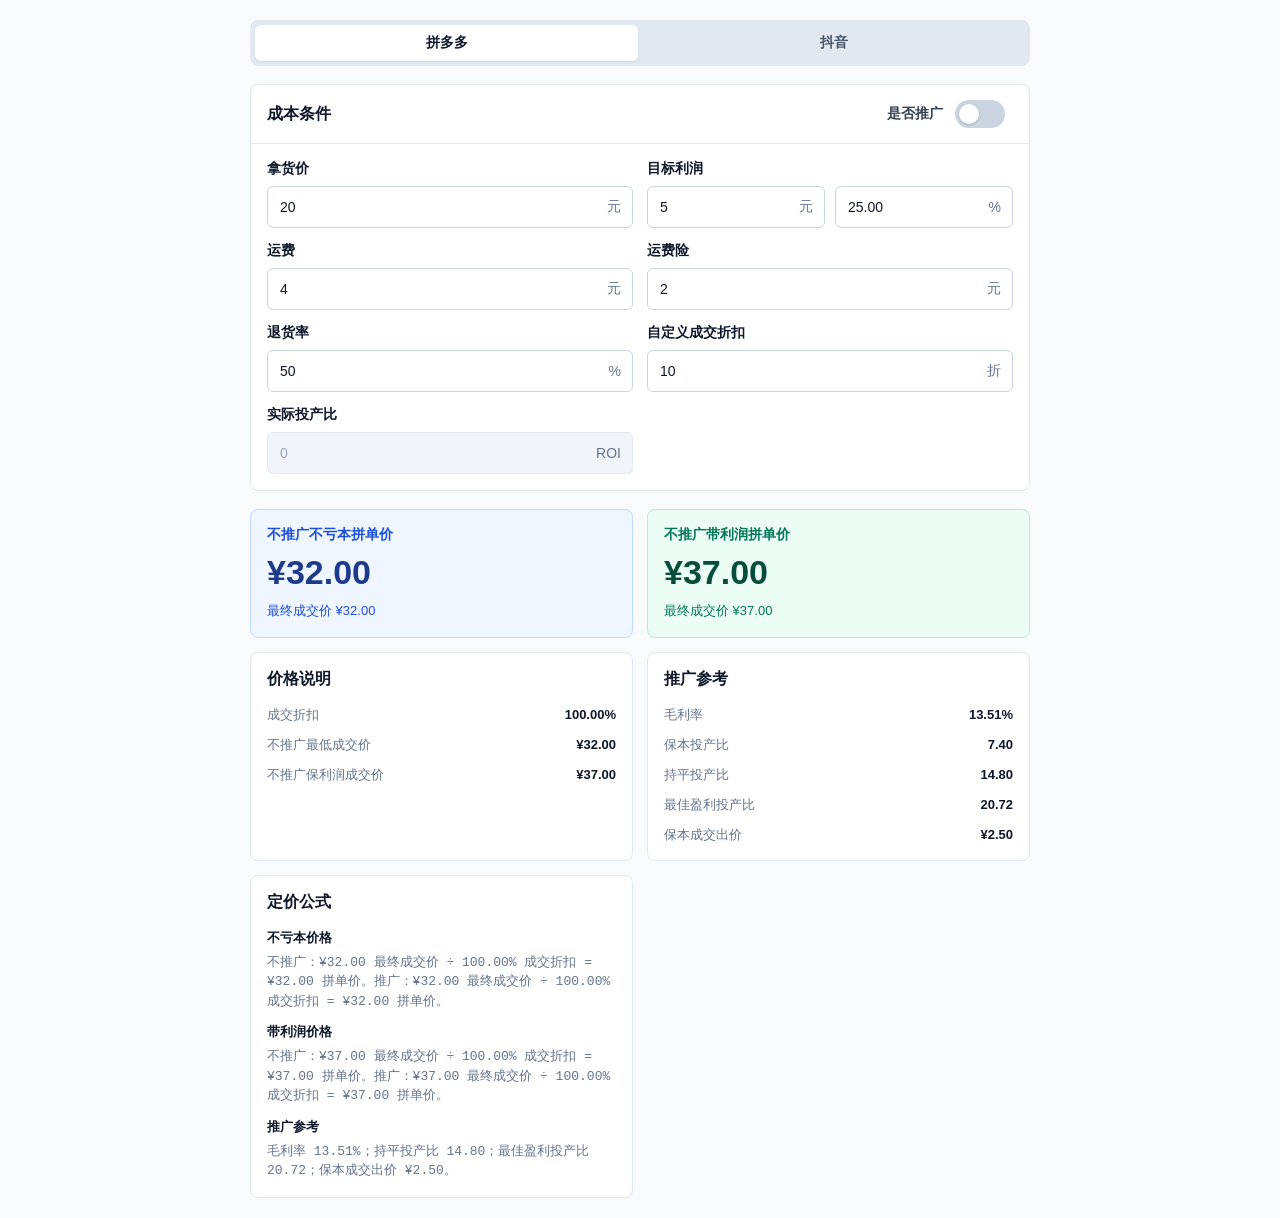
<file: index.html>
<!doctype html>
<html lang="zh-CN">
<head>
  <meta charset="UTF-8" />
  <meta name="viewport" content="width=device-width, initial-scale=1.0" />
  <title>价格计算器</title>
  <style>
* {
  box-sizing: border-box;
}

body {
  min-width: 320px;
  min-height: 100vh;
  margin: 0;
  background: #f8fafc;
  color: #0f172a;
  font-family: -apple-system, BlinkMacSystemFont, "Segoe UI", "Microsoft YaHei", sans-serif;
  -webkit-font-smoothing: antialiased;
}

.html-page .app-shell {
  max-width: 820px;
  margin: 0 auto;
}

button,
input {
  font: inherit;
}

.app-shell {
  display: flex;
  width: 100%;
  min-height: 100vh;
  flex-direction: column;
  gap: 16px;
  padding: 16px;
}

.logic-tabs {
  display: grid;
  grid-template-columns: repeat(2, minmax(0, 1fr));
  gap: 4px;
  border: 1px solid #e2e8f0;
  border-radius: 8px;
  background: #e2e8f0;
  padding: 4px;
}

.logic-tab {
  min-height: 36px;
  border: 0;
  border-radius: 6px;
  background: transparent;
  color: #475569;
  cursor: pointer;
  font-size: 14px;
  font-weight: 650;
}

.logic-tab.active {
  background: #fff;
  color: #0f172a;
  box-shadow: 0 1px 2px rgba(15, 23, 42, 0.08);
}

.panel {
  border: 1px solid #e2e8f0;
  border-radius: 8px;
  background: #fff;
}

.panel-heading {
  display: flex;
  align-items: center;
  justify-content: space-between;
  gap: 14px;
  border-bottom: 1px solid #e2e8f0;
  padding: 8px 16px;
}

.panel h2,
.panel-heading h2 {
  margin: 0;
  font-size: 16px;
  font-weight: 650;
}

.switch-row {
  display: flex;
  align-items: center;
  justify-content: flex-end;
  flex: 0 0 auto;
  gap: 12px;
  color: #334155;
  font-size: 14px;
  font-weight: 600;
}

.form-grid {
  display: grid;
  grid-template-columns: 1fr;
  gap: 14px;
  padding: 16px;
}

.field-wrap {
  display: grid;
  gap: 8px;
  font-size: 14px;
  font-weight: 600;
}

.field-header {
  display: flex;
  align-items: center;
  justify-content: space-between;
  gap: 8px;
}

.profit-input-grid {
  display: grid;
  grid-template-columns: repeat(2, minmax(0, 1fr));
  gap: 10px;
}

.input-box {
  position: relative;
  display: block;
}

.input-box strong {
  position: absolute;
  top: 50%;
  right: 12px;
  color: #64748b;
  font-weight: 400;
  transform: translateY(-50%);
}

.input-box input {
  width: 100%;
  height: 42px;
  border: 1px solid #cbd5e1;
  border-radius: 6px;
  background: #fff;
  padding: 0 38px 0 12px;
  color: #0f172a;
  font-size: 14px;
  font-weight: 400;
  outline: none;
  text-align: left;
  transition: border-color 0.15s ease, box-shadow 0.15s ease;
}

.input-box input:focus {
  border-color: #0f172a;
  box-shadow: 0 0 0 3px rgba(15, 23, 42, 0.08);
}

.input-box input:disabled {
  border-color: #e2e8f0;
  background: #f1f5f9;
  color: #94a3b8;
  cursor: not-allowed;
}

.switch {
  position: relative;
  display: inline-flex;
  width: 58px;
  height: 42px;
  flex: 0 0 auto;
  align-items: center;
  cursor: pointer;
}

.switch input {
  position: absolute;
  inset: 0;
  z-index: 1;
  margin: 0;
  cursor: pointer;
  opacity: 0;
}

.switch span {
  position: relative;
  width: 50px;
  height: 28px;
  border-radius: 999px;
  background: #cbd5e1;
  pointer-events: none;
  transition: background 0.15s ease;
}

.switch span::after {
  position: absolute;
  top: 4px;
  left: 4px;
  width: 20px;
  height: 20px;
  border-radius: 999px;
  background: #fff;
  box-shadow: 0 1px 3px rgba(15, 23, 42, 0.2);
  content: "";
  transition: transform 0.15s ease;
}

.switch input:checked + span {
  background: #0f172a;
}

.switch input:checked + span::after {
  transform: translateX(22px);
}

.promotion-notice {
  display: flex;
  min-height: 42px;
  align-items: center;
  border: 1px solid #fde68a;
  border-radius: 6px;
  background: #fffbeb;
  padding: 10px 12px;
  color: #92400e;
  font-size: 13px;
  line-height: 1.45;
}

.hidden {
  display: none;
}

.logic-panel.hidden {
  display: none;
}

.platform-panel.hidden,
.promotion-only.hidden {
  display: none;
}

.results-section {
  display: grid;
  gap: 14px;
  min-width: 0;
}

.result-grid,
.details-grid {
  display: grid;
  grid-template-columns: 1fr;
  gap: 14px;
}

.result-card {
  border: 1px solid #e2e8f0;
  border-radius: 8px;
  background: #fff;
  padding: 16px;
}

.result-card-profit {
  border-color: #a7f3d0;
  background: #ecfdf5;
}

.result-card-even {
  border-color: #bfdbfe;
  background: #eff6ff;
}

.result-label {
  margin: 0;
  color: #047857;
  font-size: 14px;
  font-weight: 600;
}

.result-card-even .result-label,
.result-card-even .result-hint {
  color: #1d4ed8;
}

.result-card-profit .result-value {
  color: #064e3b;
}

.result-card-even .result-value {
  color: #1e3a8a;
}

.muted {
  color: #64748b;
}

.result-value {
  margin: 10px 0 0;
  color: #0f172a;
  font-size: 34px;
  font-weight: 650;
  letter-spacing: 0;
  line-height: 1.1;
}

.result-hint {
  margin: 10px 0 0;
  color: #047857;
  font-size: 13px;
  line-height: 1.5;
}

.detail-panel {
  padding: 16px;
}

.line-list,
.formula-list {
  display: grid;
  gap: 12px;
  margin-top: 16px;
  font-size: 13px;
}

.line-row {
  display: flex;
  align-items: center;
  justify-content: space-between;
  gap: 14px;
  color: #64748b;
}

.line-row strong {
  color: #0f172a;
  font-weight: 650;
  white-space: nowrap;
}

.formula-title {
  margin: 0;
  font-weight: 600;
}

.formula-text {
  margin: 6px 0 0;
  overflow-wrap: anywhere;
  color: #64748b;
  font-family: ui-monospace, SFMono-Regular, Menlo, Consolas, monospace;
  line-height: 1.5;
}

@media (min-width: 560px) {
  .app-shell {
    gap: 18px;
    padding: 20px;
  }

  .form-grid,
  .result-grid,
  .details-grid {
    grid-template-columns: repeat(2, minmax(0, 1fr));
  }

  .promotion-notice {
    align-self: end;
  }
}

</style>
</head>
<body class="html-page">
  <main class="app-shell">
    <nav class="logic-tabs" aria-label="平台">
      <button id="pddPlatformTab" class="logic-tab active" type="button" data-platform="pdd">拼多多</button>
      <button id="douyinPlatformTab" class="logic-tab" type="button" data-platform="douyin">抖音</button>
    </nav>

    <section class="panel">
      <div class="panel-heading">
        <div>
          <h2>成本条件</h2>
        </div>
        <div class="switch-row">
          <span>是否推广</span>
          <label class="switch" aria-label="是否推广">
            <input id="promotionSwitch" type="checkbox" />
            <span></span>
          </label>
        </div>
      </div>

      <div class="form-grid">
        <label class="field-wrap">
          <span>拿货价</span>
          <span class="input-box">
            <input id="purchaseCost" min="0" step="0.1" type="number" />
            <strong>元</strong>
          </span>
        </label>

        <label class="field-wrap">
          <span>目标利润</span>
          <span class="profit-input-grid">
            <span class="input-box">
              <input id="fixedTargetProfit" aria-label="固定利润" min="0" step="0.1" type="number" />
              <strong>元</strong>
            </span>
            <span class="input-box">
              <input id="percentTargetProfit" aria-label="百分比利润" min="0" step="1" type="number" />
              <strong>%</strong>
            </span>
          </span>
        </label>

        <label class="field-wrap">
          <span>运费</span>
          <span class="input-box">
            <input id="shippingFee" min="0" step="0.1" type="number" />
            <strong>元</strong>
          </span>
        </label>

        <label class="field-wrap">
          <span>运费险</span>
          <span class="input-box">
            <input id="freightInsurance" min="0" step="0.1" type="number" />
            <strong>元</strong>
          </span>
        </label>

        <label class="field-wrap">
          <span>退货率</span>
          <span class="input-box">
            <input id="returnRate" min="0" max="99" step="1" type="number" />
            <strong>%</strong>
          </span>
        </label>

        <label class="field-wrap">
          <span id="pricingAdjustmentLabel">自定义成交折扣</span>
          <span class="input-box">
            <input id="customDiscount" min="1" max="10" step="0.1" type="number" />
            <strong id="pricingAdjustmentUnit">折</strong>
          </span>
        </label>

        <label class="field-wrap">
          <span>实际投产比</span>
          <span class="input-box">
            <input id="promotionRoi" min="0" step="0.1" type="number" disabled />
            <strong>ROI</strong>
          </span>
        </label>

        <div id="promotionNotice" class="promotion-notice hidden"></div>
      </div>
    </section>

    <section id="currentLogicPanel" class="results-section logic-panel hidden">
      <div class="result-grid">
        <article class="result-card result-card-profit">
          <p class="result-label">带利润的拼单价</p>
          <p id="profitListingPrice" class="result-value">¥0.00</p>
          <p id="profitListingHint" class="result-hint">目标利润已计入</p>
        </article>

        <article class="result-card result-card-even">
          <p class="result-label">不亏本拼单价</p>
          <p id="breakEvenListingPrice" class="result-value">¥0.00</p>
          <p id="breakEvenListingHint" class="result-hint">按不打折反推</p>
        </article>

        <article class="result-card">
          <p class="result-label muted">带利润最终成交价</p>
          <p id="profitDealPrice" class="result-value">¥0.00</p>
          <p id="profitHint" class="result-hint muted">已包含目标利润 ¥0.00</p>
        </article>

        <article class="result-card">
          <p class="result-label muted">不亏本最终成交价</p>
          <p id="breakEvenDealPrice" class="result-value">¥0.00</p>
          <p class="result-hint muted">折扣后的真实成交金额</p>
        </article>
      </div>

      <div class="details-grid">
        <article class="panel detail-panel">
          <h2>退货摊销</h2>
          <div class="line-list">
            <div class="line-row">
              <span>每单运费损耗</span>
              <strong id="fixedOrderLoss">¥0.00</strong>
            </div>
            <div class="line-row">
              <span>每个成功订单需摊退货单</span>
              <strong id="returnOrdersPerKeptOrder">0.00 单</strong>
            </div>
            <div class="line-row">
              <span>摊到每个成功订单的退货损耗</span>
              <strong id="returnLossShare">¥0.00</strong>
            </div>
            <div class="line-row">
              <span>基础成本</span>
              <strong id="baseCost">¥0.00</strong>
            </div>
            <div class="line-row">
              <span>每单推广成本</span>
              <strong id="promotionCost">¥0.00</strong>
            </div>
          </div>
        </article>

        <article class="panel detail-panel">
          <h2>计算公式</h2>
          <div class="formula-list">
            <div>
              <p class="formula-title">不亏本最终成交价</p>
              <p id="breakEvenFormula" class="formula-text">-</p>
            </div>
            <div>
              <p class="formula-title">带利润最终成交价</p>
              <p id="profitFormula" class="formula-text">-</p>
            </div>
          </div>
        </article>
      </div>
    </section>

    <section id="pddPanel" class="results-section platform-panel active">
      <div class="result-grid">
        <article class="result-card result-card-even">
          <p class="result-label">不推广不亏本拼单价</p>
          <p id="noPromotionBreakEvenListingPrice" class="result-value">¥0.00</p>
          <p id="noPromotionBreakEvenDealPrice" class="result-hint">最终成交价 ¥0.00</p>
        </article>

        <article class="result-card result-card-profit">
          <p class="result-label">不推广带利润拼单价</p>
          <p id="noPromotionProfitListingPrice" class="result-value">¥0.00</p>
          <p id="noPromotionProfitDealPrice" class="result-hint">最终成交价 ¥0.00</p>
        </article>

        <article class="result-card result-card-even promotion-only hidden">
          <p class="result-label">推广不亏本拼单价</p>
          <p id="promotionBreakEvenListingPrice" class="result-value">¥0.00</p>
          <p id="promotionBreakEvenDealPrice" class="result-hint">最终成交价 ¥0.00</p>
        </article>

        <article class="result-card result-card-profit promotion-only hidden">
          <p class="result-label">推广带利润拼单价</p>
          <p id="promotionProfitListingPrice" class="result-value">¥0.00</p>
          <p id="promotionProfitDealPrice" class="result-hint">最终成交价 ¥0.00</p>
        </article>
      </div>

      <div class="details-grid">
        <article class="panel detail-panel">
          <h2>价格说明</h2>
          <div class="line-list">
            <div class="line-row">
              <span>成交折扣</span>
              <strong id="revisedDiscountRate">100.00%</strong>
            </div>
            <div class="line-row">
              <span>不推广最低成交价</span>
              <strong id="noPromotionBreakEvenDealLine">¥0.00</strong>
            </div>
            <div class="line-row">
              <span>不推广保利润成交价</span>
              <strong id="noPromotionProfitDealLine">¥0.00</strong>
            </div>
            <div class="line-row promotion-only hidden">
              <span>推广最低成交价</span>
              <strong id="promotionBreakEvenDealLine">¥0.00</strong>
            </div>
            <div class="line-row promotion-only hidden">
              <span>推广保利润成交价</span>
              <strong id="promotionProfitDealLine">¥0.00</strong>
            </div>
          </div>
        </article>

        <article class="panel detail-panel">
          <h2>推广参考</h2>
          <div class="line-list compact-list">
            <div class="line-row">
              <span>毛利率</span>
              <strong id="grossMarginRate">0.00%</strong>
            </div>
            <div class="line-row">
              <span>保本投产比</span>
              <strong id="breakEvenRoi">0.00</strong>
            </div>
            <div class="line-row">
              <span>持平投产比</span>
              <strong id="flatRoi">0.00</strong>
            </div>
            <div class="line-row">
              <span>最佳盈利投产比</span>
              <strong id="bestProfitRoi">0.00</strong>
            </div>
            <div class="line-row">
              <span>保本成交出价</span>
              <strong id="breakEvenBid">¥0.00</strong>
            </div>
          </div>
        </article>

        <article class="panel detail-panel">
          <h2>定价公式</h2>
          <div class="formula-list">
            <div>
              <p class="formula-title">不亏本价格</p>
              <p id="breakEvenPricingFormula" class="formula-text">-</p>
            </div>
            <div>
              <p class="formula-title">带利润价格</p>
              <p id="profitPricingFormula" class="formula-text">-</p>
            </div>
            <div>
              <p class="formula-title">推广参考</p>
              <p id="promotionReferenceFormula" class="formula-text">-</p>
            </div>
          </div>
        </article>
      </div>
    </section>

    <section id="douyinPanel" class="results-section platform-panel hidden">
      <div class="result-grid">
        <article class="result-card result-card-even">
          <p class="result-label">不推广不亏本价格</p>
          <p id="douyinBreakEvenPlatformPrice" class="result-value">¥0.00</p>
          <p id="douyinBreakEvenDealPrice" class="result-hint">最终成交价 ¥0.00</p>
        </article>

        <article class="result-card result-card-profit">
          <p class="result-label">不推广带利润价格</p>
          <p id="douyinProfitPlatformPrice" class="result-value">¥0.00</p>
          <p id="douyinProfitDealPrice" class="result-hint">最终成交价 ¥0.00</p>
        </article>

        <article class="result-card result-card-even promotion-only hidden">
          <p class="result-label">推广不亏本价格</p>
          <p id="douyinPromotionBreakEvenPlatformPrice" class="result-value">¥0.00</p>
          <p id="douyinPromotionBreakEvenDealPrice" class="result-hint">最终成交价 ¥0.00</p>
        </article>

        <article class="result-card result-card-profit promotion-only hidden">
          <p class="result-label">推广带利润价格</p>
          <p id="douyinPromotionProfitPlatformPrice" class="result-value">¥0.00</p>
          <p id="douyinPromotionProfitDealPrice" class="result-hint">最终成交价 ¥0.00</p>
        </article>
      </div>

      <div class="details-grid">
        <article class="panel detail-panel">
          <h2>价格说明</h2>
          <div class="line-list">
            <div class="line-row">
              <span>优惠券金额</span>
              <strong id="douyinCouponLine">¥25.00</strong>
            </div>
            <div class="line-row">
              <span>不推广最低成交价</span>
              <strong id="douyinBreakEvenDealLine">¥0.00</strong>
            </div>
            <div class="line-row">
              <span>不推广保利润成交价</span>
              <strong id="douyinProfitDealLine">¥0.00</strong>
            </div>
          </div>
        </article>

        <article class="panel detail-panel">
          <h2>抖音公式</h2>
          <div class="formula-list">
            <div>
              <p class="formula-title">不亏本价格</p>
              <p id="douyinBreakEvenFormula" class="formula-text">-</p>
            </div>
            <div>
              <p class="formula-title">带利润价格</p>
              <p id="douyinProfitFormula" class="formula-text">-</p>
            </div>
          </div>
        </article>
      </div>
    </section>
  </main>

  <script>
const defaults = {
  purchaseCost: 20,
  shippingFee: 4,
  freightInsurance: 2,
  returnRate: 50,
  fixedTargetProfit: 5,
  percentTargetProfit: 25,
  customDiscount: 10,
  promotionRoi: 0,
};

const ids = Object.keys(defaults);
let pddDiscountValue = defaults.customDiscount;
let douyinCouponValue = 25;
const money = new Intl.NumberFormat("zh-CN", {
  style: "currency",
  currency: "CNY",
  minimumFractionDigits: 2,
});
const percent = new Intl.NumberFormat("zh-CN", {
  style: "percent",
  minimumFractionDigits: 2,
  maximumFractionDigits: 2,
});

function numberValue(id) {
  const value = Number(document.getElementById(id).value);
  return Number.isFinite(value) ? value : 0;
}

function clamp(value, min, max) {
  return Math.min(Math.max(value, min), max);
}

function roundUpCent(value) {
  return Math.ceil(value * 100) / 100;
}

function safeRatio(numerator, denominator) {
  return denominator > 0 ? numerator / denominator : 0;
}

function formatRatio(value) {
  return Number.isFinite(value) ? value.toFixed(2) : "0.00";
}

function getDiscountForCalculation() {
  const input = document.getElementById("customDiscount");
  const value = Number(input.value);
  if (!Number.isFinite(value) || input.value === "") {
    return 1;
  }

  return clamp(value, 1, 10);
}

function currentPlatform() {
  const active = document.querySelector(".logic-tab.active");
  return active?.dataset.platform === "douyin" ? "douyin" : "pdd";
}

function currentCouponAmount() {
  return currentPlatform() === "douyin" ? Math.max(numberValue("customDiscount"), 0) : douyinCouponValue;
}

function activePddDiscount() {
  return currentPlatform() === "pdd" ? getDiscountForCalculation() : clamp(Number(pddDiscountValue), 1, 10);
}

function savePlatformInputValue() {
  if (currentPlatform() === "douyin") {
    douyinCouponValue = Math.max(numberValue("customDiscount"), 0);
  } else {
    pddDiscountValue = getDiscountForCalculation();
  }
}

function syncPlatformField() {
  const platform = currentPlatform();
  const input = document.getElementById("customDiscount");
  const label = document.getElementById("pricingAdjustmentLabel");
  const unit = document.getElementById("pricingAdjustmentUnit");

  if (platform === "douyin") {
    label.textContent = "优惠券金额";
    unit.textContent = "元";
    input.min = "0";
    input.removeAttribute("max");
    input.step = "0.1";
    input.value = String(douyinCouponValue);
  } else {
    label.textContent = "自定义成交折扣";
    unit.textContent = "折";
    input.min = "1";
    input.max = "10";
    input.step = "0.1";
    input.value = String(pddDiscountValue);
  }
}

function normalizeDiscountInput() {
  if (currentPlatform() === "douyin") {
    const input = document.getElementById("customDiscount");
    const value = Math.max(numberValue("customDiscount"), 0);
    input.value = String(value);
    douyinCouponValue = value;
    return value;
  }

  const input = document.getElementById("customDiscount");
  const value = Number(input.value);
  const normalized = Number.isFinite(value) && input.value !== "" ? clamp(value, 1, 10) : 1;
  if (normalized !== value) {
    input.value = String(normalized);
  }
  return normalized;
}

function discountLabel(discount) {
  return discount === 10 ? "不打折" : `${discount} 折`;
}

function syncProfitInputs(source) {
  const purchaseCost = numberValue("purchaseCost");
  const fixedInput = document.getElementById("fixedTargetProfit");
  const percentInput = document.getElementById("percentTargetProfit");

  if (source === "percent") {
    const fixedProfit = purchaseCost * numberValue("percentTargetProfit") / 100;
    fixedInput.value = fixedProfit.toFixed(2);
    return;
  }

  const percentProfit = purchaseCost > 0 ? numberValue("fixedTargetProfit") / purchaseCost * 100 : 0;
  percentInput.value = percentProfit.toFixed(2);
}

function targetProfitValue() {
  return numberValue("fixedTargetProfit");
}

function calculate() {
  const activeElement = document.activeElement;
  if (activeElement?.id === "percentTargetProfit") {
    syncProfitInputs("percent");
  } else {
    syncProfitInputs("fixed");
  }

  const purchaseCost = numberValue("purchaseCost");
  const shippingFee = numberValue("shippingFee");
  const freightInsurance = numberValue("freightInsurance");
  const targetProfit = targetProfitValue();
  const returnRatePercent = numberValue("returnRate");
  if (currentPlatform() === "douyin") {
    douyinCouponValue = currentCouponAmount();
  } else {
    pddDiscountValue = getDiscountForCalculation();
  }

  const customDiscount = activePddDiscount();
  const promotionEnabled = document.getElementById("promotionSwitch").checked;
  const promotionRoi = promotionEnabled ? Math.max(numberValue("promotionRoi"), 1.01) : 0;

  const returnRate = clamp(returnRatePercent / 100, 0, 0.99);
  const fixedOrderLoss = shippingFee + freightInsurance;
  const returnOrdersPerKeptOrder = returnRate / (1 - returnRate);
  const returnLossShare = returnOrdersPerKeptOrder * fixedOrderLoss;
  const baseCost = purchaseCost + fixedOrderLoss + returnLossShare;

  const promotionDivisor = promotionEnabled ? 1 - 1 / promotionRoi : 1;
  const breakEvenDealPrice = baseCost / promotionDivisor;
  const profitDealPrice = (baseCost + targetProfit) / promotionDivisor;
  const promotionCost = promotionEnabled ? breakEvenDealPrice / promotionRoi : 0;
  const discountRate = customDiscount / 10;
  const breakEvenListingPrice = roundUpCent(breakEvenDealPrice / discountRate);
  const profitListingPrice = roundUpCent(profitDealPrice / discountRate);

  document.getElementById("breakEvenListingPrice").textContent = money.format(breakEvenListingPrice);
  document.getElementById("profitListingPrice").textContent = money.format(profitListingPrice);
  document.getElementById("breakEvenListingHint").textContent = `按${discountLabel(customDiscount)}反推`;
  document.getElementById("profitListingHint").textContent = `按${discountLabel(customDiscount)}反推，利润 ${money.format(targetProfit)}`;
  document.getElementById("breakEvenDealPrice").textContent = money.format(breakEvenDealPrice);
  document.getElementById("profitDealPrice").textContent = money.format(profitDealPrice);
  document.getElementById("profitHint").textContent = `已包含目标利润 ${money.format(targetProfit)}。`;
  document.getElementById("fixedOrderLoss").textContent = money.format(fixedOrderLoss);
  document.getElementById("returnOrdersPerKeptOrder").textContent = `${returnOrdersPerKeptOrder.toFixed(2)} 单`;
  document.getElementById("returnLossShare").textContent = money.format(returnLossShare);
  document.getElementById("baseCost").textContent = money.format(baseCost);
  document.getElementById("promotionCost").textContent = money.format(promotionCost);

  const promotionNotice = document.getElementById("promotionNotice");
  promotionNotice.classList.toggle("hidden", !promotionEnabled);
  promotionNotice.textContent = promotionEnabled
    ? `已计入推广成本：当前 ROI ${promotionRoi.toFixed(2)}，每单推广成本约 ${money.format(promotionCost)}。`
    : "";

  document.getElementById("breakEvenFormula").textContent =
    promotionEnabled
      ? `(${purchaseCost.toFixed(2)} 拿货 + ${fixedOrderLoss.toFixed(2)} 运费险 + ${returnLossShare.toFixed(2)} 退货摊销) ÷ (1 - 1 / ${promotionRoi.toFixed(2)}) = ${money.format(breakEvenDealPrice)}`
      : `${purchaseCost.toFixed(2)} 拿货 + ${fixedOrderLoss.toFixed(2)} 运费险 + ${returnLossShare.toFixed(2)} 退货摊销 = ${money.format(breakEvenDealPrice)}`;
  document.getElementById("profitFormula").textContent =
    promotionEnabled
      ? `(${baseCost.toFixed(2)} 基础成本 + ${targetProfit.toFixed(2)} 利润) ÷ (1 - 1 / ${promotionRoi.toFixed(2)}) = ${money.format(profitDealPrice)}`
      : `${breakEvenDealPrice.toFixed(2)} 不亏本成交价 + ${targetProfit.toFixed(2)} 利润 = ${money.format(profitDealPrice)}`;

  calculateRevisedLogic({
    profitDealPrice,
    targetProfit,
    returnRate,
    customDiscount,
  });
  calculateDouyinLogic({ targetProfit, returnRate });
}

function calculateRevisedLogic({ profitDealPrice, targetProfit, returnRate, customDiscount }) {
  const signedRate = 1 - returnRate;
  const discountRate = customDiscount / 10;
  const purchaseCost = numberValue("purchaseCost");
  const shippingFee = numberValue("shippingFee");
  const freightInsurance = numberValue("freightInsurance");
  const promotionEnabled = document.getElementById("promotionSwitch").checked;
  const promotionRoi = promotionEnabled ? Math.max(numberValue("promotionRoi"), 1.01) : 0;
  const fixedOrderLoss = shippingFee + freightInsurance;
  const returnLossShare = safeRatio(returnRate, signedRate) * fixedOrderLoss;
  const baseCost = purchaseCost + fixedOrderLoss + returnLossShare;
  const promotionDivisor = promotionEnabled ? 1 - 1 / promotionRoi : 1;

  const noPromotionBreakEvenDealPrice = baseCost;
  const noPromotionProfitDealPrice = baseCost + targetProfit;
  const promotionBreakEvenDealPrice = baseCost / promotionDivisor;
  const promotionProfitDealPrice = (baseCost + targetProfit) / promotionDivisor;
  const noPromotionBreakEvenListingPrice = roundUpCent(safeRatio(noPromotionBreakEvenDealPrice, discountRate));
  const noPromotionProfitListingPrice = roundUpCent(safeRatio(noPromotionProfitDealPrice, discountRate));
  const promotionBreakEvenListingPrice = roundUpCent(safeRatio(promotionBreakEvenDealPrice, discountRate));
  const promotionProfitListingPrice = roundUpCent(safeRatio(promotionProfitDealPrice, discountRate));

  const grossMarginRate = safeRatio(targetProfit, profitDealPrice);
  const breakEvenRoi = safeRatio(profitDealPrice, targetProfit);
  const flatRoi = safeRatio(breakEvenRoi, signedRate);
  const profitMultiplier = grossMarginRate < 0.3 ? 1.4 : 2;
  const bestProfitRoi = flatRoi * profitMultiplier;
  const breakEvenBid = targetProfit * signedRate;

  document.getElementById("noPromotionBreakEvenListingPrice").textContent = money.format(noPromotionBreakEvenListingPrice);
  document.getElementById("noPromotionBreakEvenDealPrice").textContent = `最终成交价 ${money.format(noPromotionBreakEvenDealPrice)}`;
  document.getElementById("noPromotionProfitListingPrice").textContent = money.format(noPromotionProfitListingPrice);
  document.getElementById("noPromotionProfitDealPrice").textContent = `最终成交价 ${money.format(noPromotionProfitDealPrice)}`;
  document.getElementById("promotionBreakEvenListingPrice").textContent = money.format(promotionBreakEvenListingPrice);
  document.getElementById("promotionBreakEvenDealPrice").textContent = `最终成交价 ${money.format(promotionBreakEvenDealPrice)}`;
  document.getElementById("promotionProfitListingPrice").textContent = money.format(promotionProfitListingPrice);
  document.getElementById("promotionProfitDealPrice").textContent = `最终成交价 ${money.format(promotionProfitDealPrice)}`;
  document.querySelectorAll(".promotion-only").forEach((element) => {
    element.classList.toggle("hidden", !promotionEnabled);
  });
  document.getElementById("revisedDiscountRate").textContent = percent.format(discountRate);
  document.getElementById("noPromotionBreakEvenDealLine").textContent = money.format(noPromotionBreakEvenDealPrice);
  document.getElementById("noPromotionProfitDealLine").textContent = money.format(noPromotionProfitDealPrice);
  document.getElementById("promotionBreakEvenDealLine").textContent = money.format(promotionBreakEvenDealPrice);
  document.getElementById("promotionProfitDealLine").textContent = money.format(promotionProfitDealPrice);
  document.getElementById("bestProfitRoi").textContent = formatRatio(bestProfitRoi);
  document.getElementById("breakEvenBid").textContent = money.format(breakEvenBid);
  document.getElementById("grossMarginRate").textContent = percent.format(grossMarginRate);
  document.getElementById("flatRoi").textContent = formatRatio(flatRoi);
  document.getElementById("breakEvenRoi").textContent = formatRatio(breakEvenRoi);

  document.getElementById("breakEvenPricingFormula").textContent =
    `不推广：${money.format(noPromotionBreakEvenDealPrice)} 最终成交价 ÷ ${percent.format(discountRate)} 成交折扣 = ${money.format(noPromotionBreakEvenListingPrice)} 拼单价。推广：${money.format(promotionBreakEvenDealPrice)} 最终成交价 ÷ ${percent.format(discountRate)} 成交折扣 = ${money.format(promotionBreakEvenListingPrice)} 拼单价。`;
  document.getElementById("profitPricingFormula").textContent =
    `不推广：${money.format(noPromotionProfitDealPrice)} 最终成交价 ÷ ${percent.format(discountRate)} 成交折扣 = ${money.format(noPromotionProfitListingPrice)} 拼单价。推广：${money.format(promotionProfitDealPrice)} 最终成交价 ÷ ${percent.format(discountRate)} 成交折扣 = ${money.format(promotionProfitListingPrice)} 拼单价。`;
  document.getElementById("promotionReferenceFormula").textContent =
    `毛利率 ${percent.format(grossMarginRate)}；持平投产比 ${formatRatio(flatRoi)}；最佳盈利投产比 ${formatRatio(bestProfitRoi)}；保本成交出价 ${money.format(breakEvenBid)}。`;
}

function calculateDouyinLogic({ targetProfit, returnRate }) {
  const purchaseCost = numberValue("purchaseCost");
  const shippingFee = numberValue("shippingFee");
  const freightInsurance = numberValue("freightInsurance");
  const couponAmount = currentCouponAmount();
  const signedRate = 1 - returnRate;
  const fixedOrderLoss = shippingFee + freightInsurance;
  const returnLossShare = safeRatio(returnRate, signedRate) * fixedOrderLoss;
  const baseCost = purchaseCost + fixedOrderLoss + returnLossShare;
  const promotionEnabled = document.getElementById("promotionSwitch").checked;
  const promotionRoi = promotionEnabled ? Math.max(numberValue("promotionRoi"), 1.01) : 0;
  const promotionDivisor = promotionEnabled ? 1 - 1 / promotionRoi : 1;
  const breakEvenDealPrice = baseCost;
  const profitDealPrice = baseCost + targetProfit;
  const promotionBreakEvenDealPrice = baseCost / promotionDivisor;
  const promotionProfitDealPrice = (baseCost + targetProfit) / promotionDivisor;
  const breakEvenPlatformPrice = roundUpCent(breakEvenDealPrice + couponAmount);
  const profitPlatformPrice = roundUpCent(profitDealPrice + couponAmount);
  const promotionBreakEvenPlatformPrice = roundUpCent(promotionBreakEvenDealPrice + couponAmount);
  const promotionProfitPlatformPrice = roundUpCent(promotionProfitDealPrice + couponAmount);

  document.getElementById("douyinBreakEvenPlatformPrice").textContent = money.format(breakEvenPlatformPrice);
  document.getElementById("douyinBreakEvenDealPrice").textContent = `最终成交价 ${money.format(breakEvenDealPrice)}`;
  document.getElementById("douyinProfitPlatformPrice").textContent = money.format(profitPlatformPrice);
  document.getElementById("douyinProfitDealPrice").textContent = `最终成交价 ${money.format(profitDealPrice)}`;
  document.getElementById("douyinPromotionBreakEvenPlatformPrice").textContent = money.format(promotionBreakEvenPlatformPrice);
  document.getElementById("douyinPromotionBreakEvenDealPrice").textContent = `最终成交价 ${money.format(promotionBreakEvenDealPrice)}`;
  document.getElementById("douyinPromotionProfitPlatformPrice").textContent = money.format(promotionProfitPlatformPrice);
  document.getElementById("douyinPromotionProfitDealPrice").textContent = `最终成交价 ${money.format(promotionProfitDealPrice)}`;
  document.getElementById("douyinCouponLine").textContent = money.format(couponAmount);
  document.getElementById("douyinBreakEvenDealLine").textContent = money.format(breakEvenDealPrice);
  document.getElementById("douyinProfitDealLine").textContent = money.format(profitDealPrice);
  document.getElementById("douyinBreakEvenFormula").textContent =
    `${money.format(breakEvenDealPrice)} 最终成交价 + ${money.format(couponAmount)} 优惠券 = ${money.format(breakEvenPlatformPrice)} 不推广不亏本价格`;
  document.getElementById("douyinProfitFormula").textContent =
    `${money.format(profitDealPrice)} 最终成交价 + ${money.format(couponAmount)} 优惠券 = ${money.format(profitPlatformPrice)} 不推广带利润价格`;
}

function syncPromotionSwitch() {
  const enabled = document.getElementById("promotionSwitch").checked;
  const roiInput = document.getElementById("promotionRoi");
  roiInput.disabled = !enabled;
  if (!enabled) {
    roiInput.value = "0";
  } else if (Number(roiInput.value) <= 0) {
    roiInput.value = "5";
  }
}

function setDefaultValues() {
  ids.forEach((id) => {
    document.getElementById(id).value = defaults[id];
  });
  document.getElementById("promotionSwitch").checked = false;
  syncPromotionSwitch();
  calculate();
}

ids.forEach((id) => {
  document.getElementById(id).addEventListener("input", calculate);
});

document.getElementById("customDiscount").addEventListener("blur", () => {
  normalizeDiscountInput();
  calculate();
});

document.getElementById("promotionSwitch").addEventListener("change", () => {
  syncPromotionSwitch();
  calculate();
});

document.querySelectorAll(".logic-tab").forEach((tab) => {
  tab.addEventListener("click", () => {
    savePlatformInputValue();
    const platformName = tab.dataset.platform;
    document.querySelectorAll(".logic-tab").forEach((item) => {
      item.classList.toggle("active", item.dataset.platform === platformName);
    });
    syncPlatformField();
    document.getElementById("pddPanel").classList.toggle("hidden", platformName !== "pdd");
    document.getElementById("douyinPanel").classList.toggle("hidden", platformName !== "douyin");
    calculate();
  });
});

syncPlatformField();
setDefaultValues();

</script>
</body>
</html>
</file>
